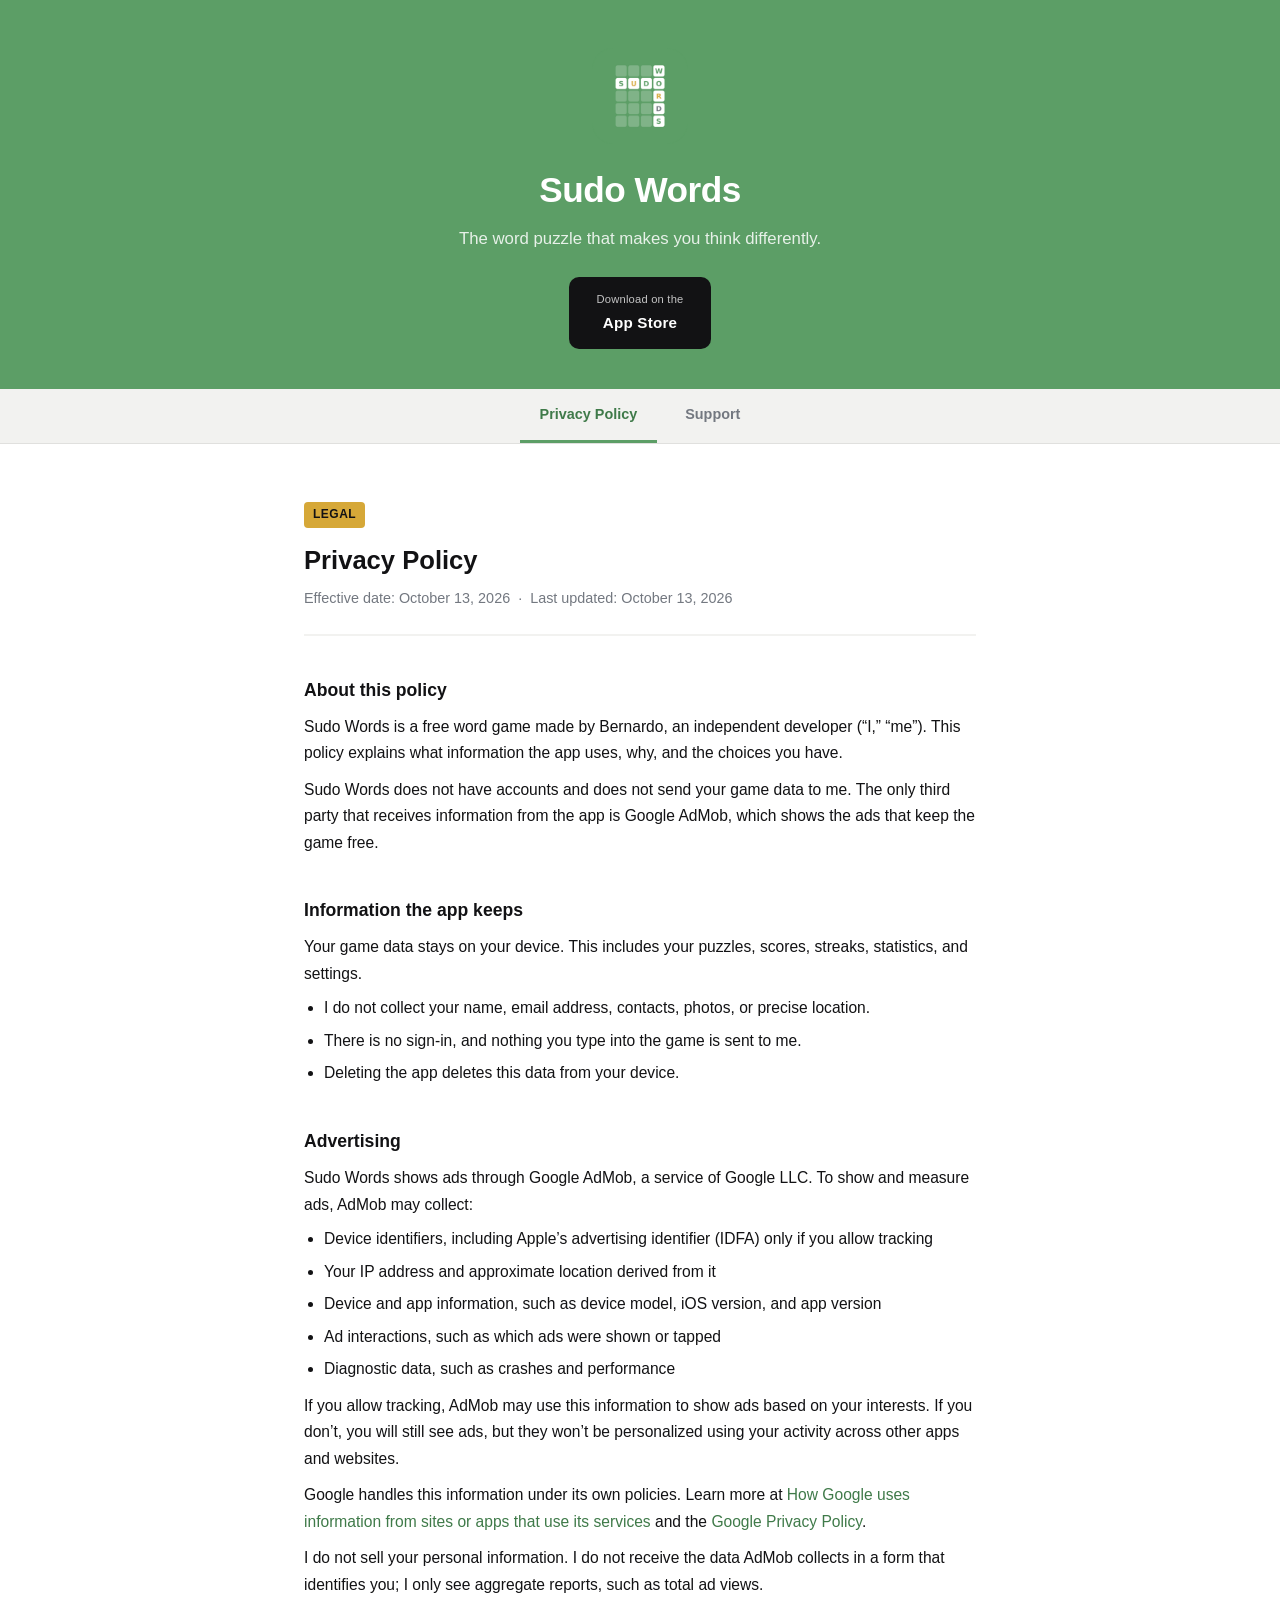
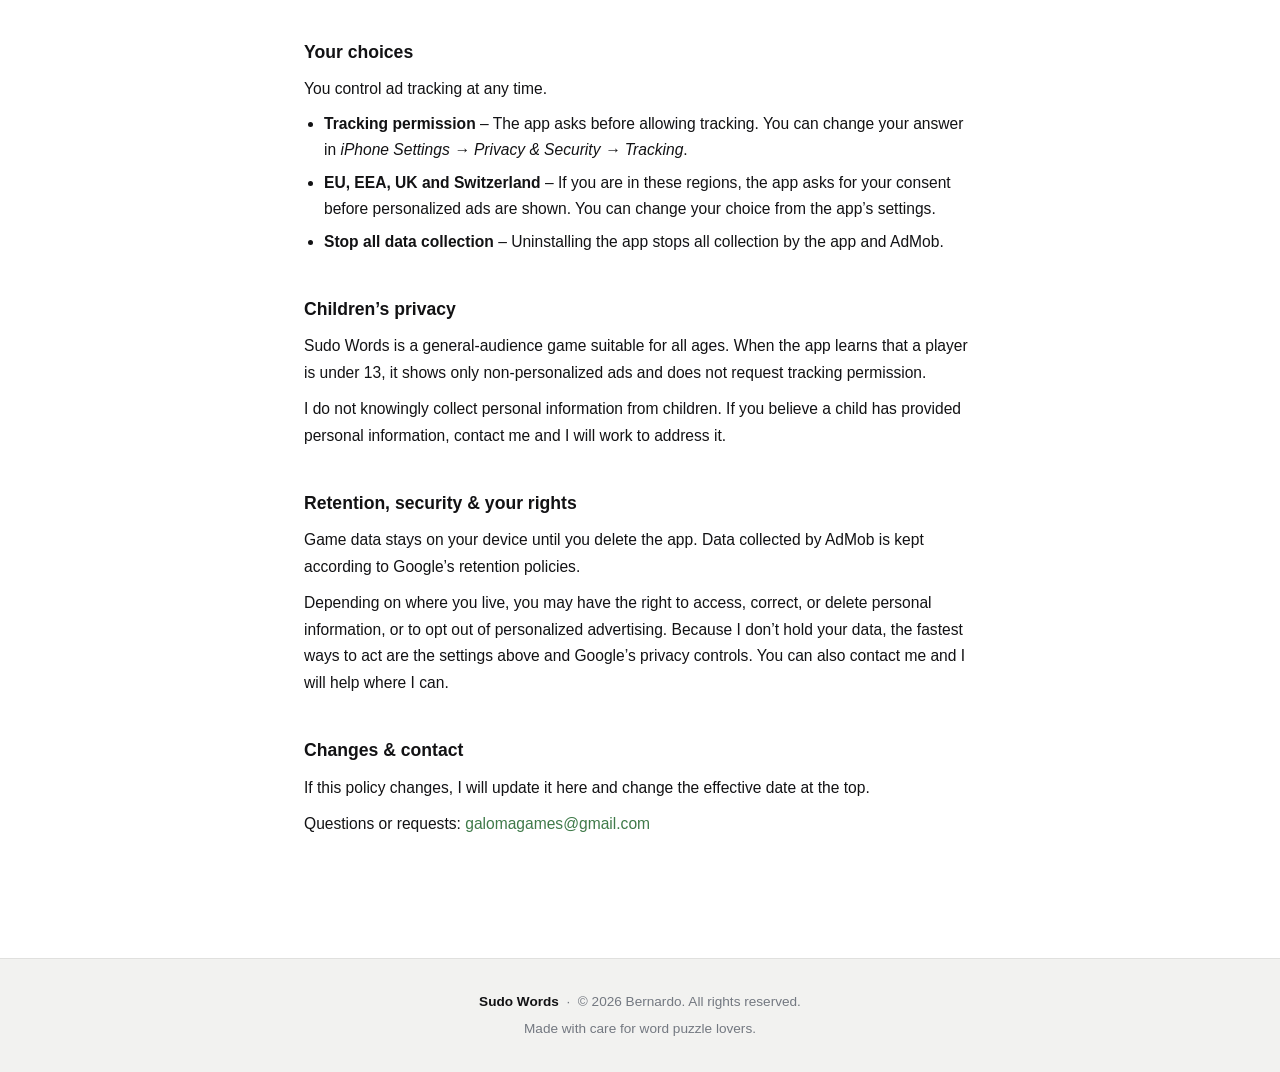
<file: index.html>
<!DOCTYPE html>
<html lang="en">
<head>
  <meta charset="UTF-8" />
  <meta name="viewport" content="width=device-width, initial-scale=1.0" />
  <title>Sudo Words – Privacy Policy</title>
  <style>
    *, *::before, *::after { box-sizing: border-box; margin: 0; padding: 0; }

    :root {
      --green: #5C9E66;
      --green-dark: #3F7A49;
      --gold: #D6A838;
      --slate: #737880;
      --white: #FFFFFF;
      --near-black: #121214;
      --off-white: #F2F2F0;
      --border: #E0E0DE;
    }

    body {
      font-family: -apple-system, BlinkMacSystemFont, 'Segoe UI', Roboto, Helvetica, Arial, sans-serif;
      background: var(--white);
      color: var(--near-black);
      font-size: 16px;
      line-height: 1.6;
    }

    /* ── Header ── */
    header {
      background: var(--green);
      padding: 48px 24px 40px;
      text-align: center;
    }

    .app-icon {
      width: 96px;
      height: 96px;
      border-radius: 20px;
      margin-bottom: 18px;
      display: block;
      margin-left: auto;
      margin-right: auto;
    }

    header h1 {
      font-size: 2.2rem;
      font-weight: 800;
      color: var(--white);
      letter-spacing: -0.5px;
    }

    header p.tagline {
      color: rgba(255,255,255,0.85);
      margin-top: 8px;
      font-size: 1.05rem;
    }

    .app-store-btn {
      display: inline-block;
      margin-top: 24px;
      background: var(--near-black);
      color: var(--white);
      text-decoration: none;
      padding: 14px 28px;
      border-radius: 10px;
      font-size: 0.95rem;
      font-weight: 600;
      letter-spacing: 0.2px;
      transition: opacity 0.15s;
    }

    .app-store-btn:hover { opacity: 0.85; }

    .app-store-btn .btn-small { display: block; font-size: 0.7rem; font-weight: 400; opacity: 0.75; margin-bottom: 2px; }

    /* ── Main content ── */
    main {
      max-width: 720px;
      margin: 0 auto;
      padding: 56px 24px 80px;
    }

    .policy-header {
      border-bottom: 2px solid var(--off-white);
      padding-bottom: 24px;
      margin-bottom: 40px;
    }

    .policy-header h2 {
      font-size: 1.6rem;
      font-weight: 700;
      color: var(--near-black);
    }

    .policy-header p {
      color: var(--slate);
      margin-top: 6px;
      font-size: 0.9rem;
    }

    .gold-accent {
      display: inline-block;
      background: var(--gold);
      color: var(--near-black);
      font-size: 0.75rem;
      font-weight: 700;
      letter-spacing: 0.5px;
      text-transform: uppercase;
      padding: 3px 9px;
      border-radius: 4px;
      margin-bottom: 12px;
    }

    section {
      margin-bottom: 40px;
    }

    section h3 {
      font-size: 1.1rem;
      font-weight: 700;
      color: var(--near-black);
      margin-bottom: 10px;
    }

    section p, section li {
      color: var(--near-black);
      font-size: 0.975rem;
      line-height: 1.7;
    }

    section ul {
      padding-left: 20px;
      margin-top: 8px;
    }

    section ul li {
      margin-bottom: 6px;
    }

    a { color: var(--green-dark); text-decoration: none; }
    a:hover { text-decoration: underline; }

    /* ── Footer ── */
    footer {
      background: var(--off-white);
      border-top: 1px solid var(--border);
      text-align: center;
      padding: 32px 24px;
      font-size: 0.85rem;
      color: var(--slate);
    }

    footer strong { color: var(--near-black); }

    /* ── Responsive ── */
    @media (max-width: 480px) {
      header h1 { font-size: 1.7rem; }
      main { padding: 40px 20px 60px; }
      .tile { width: 30px; height: 30px; font-size: 13px; }
    }
    nav {
      background: var(--off-white);
      border-bottom: 1px solid var(--border);
      display: flex;
      justify-content: center;
      gap: 8px;
      padding: 0 24px;
    }

    nav a {
      display: inline-block;
      padding: 14px 20px;
      font-size: 0.9rem;
      font-weight: 600;
      color: var(--slate);
      text-decoration: none;
      border-bottom: 3px solid transparent;
      transition: color 0.15s, border-color 0.15s;
    }

    nav a:hover { color: var(--near-black); }
    nav a.active { color: var(--green-dark); border-bottom-color: var(--green); }

      </style>
</head>
<body>

  <header>
    <img src="icon.png" alt="Sudo Words app icon" class="app-icon" />
    <h1>Sudo Words</h1>
    <p class="tagline">The word puzzle that makes you think differently.</p>
    <a href="https://apps.apple.com/app/id6823728124" class="app-store-btn" aria-label="Download on the App Store (coming soon)">
      <span class="btn-small">Download on the</span>
      App Store
    </a>
  </header>
  <nav>
    <a href="index.html" class="active">Privacy Policy</a>
    <a href="support.html">Support</a>
  </nav>


  <main>
    <div class="policy-header">
      <span class="gold-accent">Legal</span>
      <h2>Privacy Policy</h2>
      <p>Effective date: October 13, 2026 &nbsp;&middot;&nbsp; Last updated: October 13, 2026</p>
    </div>

    <section>
      <h3>About this policy</h3>
      <p>Sudo Words is a free word game made by Bernardo, an independent developer (&ldquo;I,&rdquo; &ldquo;me&rdquo;). This policy explains what information the app uses, why, and the choices you have.</p>
      <p style="margin-top:10px;">Sudo Words does not have accounts and does not send your game data to me. The only third party that receives information from the app is Google AdMob, which shows the ads that keep the game free.</p>
    </section>

    <section>
      <h3>Information the app keeps</h3>
      <p>Your game data stays on your device. This includes your puzzles, scores, streaks, statistics, and settings.</p>
      <ul>
        <li>I do not collect your name, email address, contacts, photos, or precise location.</li>
        <li>There is no sign-in, and nothing you type into the game is sent to me.</li>
        <li>Deleting the app deletes this data from your device.</li>
      </ul>
    </section>

    <section>
      <h3>Advertising</h3>
      <p>Sudo Words shows ads through Google AdMob, a service of Google LLC. To show and measure ads, AdMob may collect:</p>
      <ul>
        <li>Device identifiers, including Apple&rsquo;s advertising identifier (IDFA) only if you allow tracking</li>
        <li>Your IP address and approximate location derived from it</li>
        <li>Device and app information, such as device model, iOS version, and app version</li>
        <li>Ad interactions, such as which ads were shown or tapped</li>
        <li>Diagnostic data, such as crashes and performance</li>
      </ul>
      <p style="margin-top:10px;">If you allow tracking, AdMob may use this information to show ads based on your interests. If you don&rsquo;t, you will still see ads, but they won&rsquo;t be personalized using your activity across other apps and websites.</p>
      <p style="margin-top:10px;">Google handles this information under its own policies. Learn more at <a href="https://policies.google.com/technologies/partner-sites" target="_blank" rel="noopener">How Google uses information from sites or apps that use its services</a> and the <a href="https://policies.google.com/privacy" target="_blank" rel="noopener">Google Privacy Policy</a>.</p>
      <p style="margin-top:10px;">I do not sell your personal information. I do not receive the data AdMob collects in a form that identifies you; I only see aggregate reports, such as total ad views.</p>
    </section>

    <section>
      <h3>Your choices</h3>
      <p>You control ad tracking at any time.</p>
      <ul>
        <li><strong>Tracking permission</strong> &ndash; The app asks before allowing tracking. You can change your answer in <em>iPhone Settings &rarr; Privacy &amp; Security &rarr; Tracking</em>.</li>
        <li><strong>EU, EEA, UK and Switzerland</strong> &ndash; If you are in these regions, the app asks for your consent before personalized ads are shown. You can change your choice from the app&rsquo;s settings.</li>
        <li><strong>Stop all data collection</strong> &ndash; Uninstalling the app stops all collection by the app and AdMob.</li>
      </ul>
    </section>

    <section>
      <h3>Children&rsquo;s privacy</h3>
      <p>Sudo Words is a general-audience game suitable for all ages. When the app learns that a player is under 13, it shows only non-personalized ads and does not request tracking permission.</p>
      <p style="margin-top:10px;">I do not knowingly collect personal information from children. If you believe a child has provided personal information, contact me and I will work to address it.</p>
    </section>

    <section>
      <h3>Retention, security &amp; your rights</h3>
      <p>Game data stays on your device until you delete the app. Data collected by AdMob is kept according to Google&rsquo;s retention policies.</p>
      <p style="margin-top:10px;">Depending on where you live, you may have the right to access, correct, or delete personal information, or to opt out of personalized advertising. Because I don&rsquo;t hold your data, the fastest ways to act are the settings above and Google&rsquo;s privacy controls. You can also contact me and I will help where I can.</p>
    </section>

    <section>
      <h3>Changes &amp; contact</h3>
      <p>If this policy changes, I will update it here and change the effective date at the top.</p>
      <p style="margin-top:10px;">Questions or requests: <a href="mailto:galomagames@gmail.com">galomagames@gmail.com</a></p>
    </section>
  </main>

  <footer>
    <p><strong>Sudo Words</strong> &nbsp;·&nbsp; &copy; 2026 Bernardo. All rights reserved.</p>
    <p style="margin-top:6px;">Made with care for word puzzle lovers.</p>
  </footer>

</body>
</html>
</file>
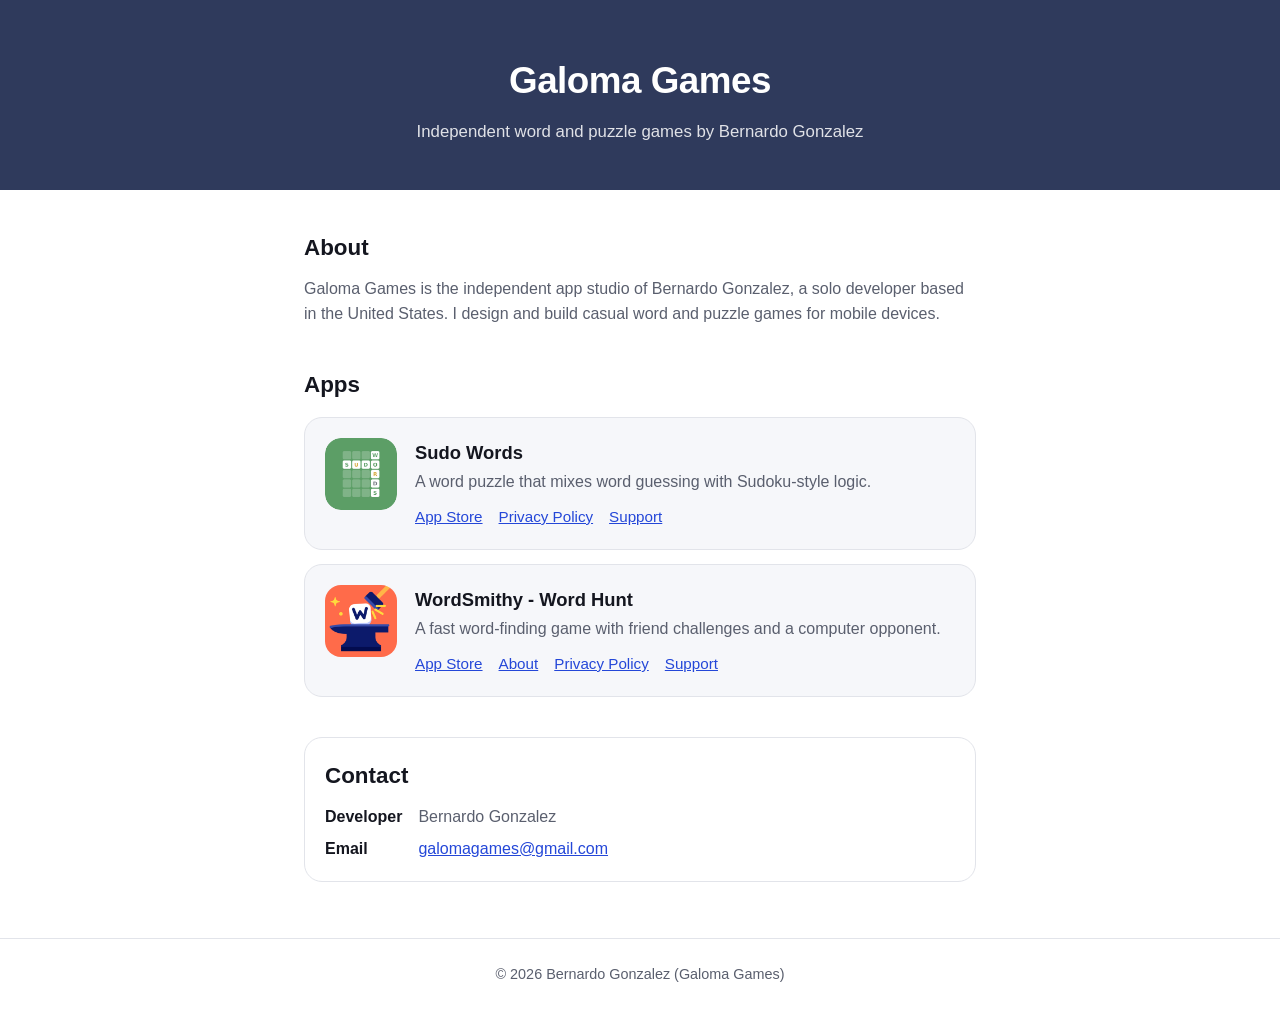
<file: developer/index.html>
<!DOCTYPE html>
<html lang="en">
<head>
  <meta charset="UTF-8" />
  <meta name="viewport" content="width=device-width, initial-scale=1.0" />
  <title>Galoma Games – Bernardo Gonzalez</title>
  <meta name="description" content="Galoma Games is the independent app studio of developer Bernardo Gonzalez, maker of Sudo Words and WordSmithy - Word Hunt." />
  <style>
    *, *::before, *::after { box-sizing: border-box; margin: 0; padding: 0; }

    :root {
      --ink: #14161F;
      --muted: #5A5F6E;
      --border: #E2E4EA;
      --panel: #F6F7FA;
      --accent: #2F3A5C;
      --white: #FFFFFF;
    }

    body {
      font-family: -apple-system, BlinkMacSystemFont, 'Segoe UI', Roboto, Helvetica, Arial, sans-serif;
      background: var(--white);
      color: var(--ink);
      font-size: 16px;
      line-height: 1.6;
    }

    header {
      background: var(--accent);
      color: var(--white);
      padding: 52px 24px 44px;
      text-align: center;
    }

    header h1 { font-size: 2.3rem; font-weight: 800; letter-spacing: -0.5px; }
    header p { margin-top: 8px; font-size: 1.05rem; color: rgba(255, 255, 255, 0.85); }

    main { max-width: 720px; margin: 0 auto; padding: 40px 24px 56px; }

    section + section { margin-top: 40px; }

    h2 { font-size: 1.4rem; margin-bottom: 10px; }

    p.lead { color: var(--muted); }

    .app {
      display: flex;
      gap: 18px;
      align-items: flex-start;
      border: 1px solid var(--border);
      background: var(--panel);
      border-radius: 18px;
      padding: 20px;
      margin-top: 14px;
    }

    .app img {
      width: 72px;
      height: 72px;
      border-radius: 16px;
      flex-shrink: 0;
    }

    .app h3 { font-size: 1.15rem; }
    .app p { color: var(--muted); margin-top: 2px; }

    .links { margin-top: 10px; display: flex; flex-wrap: wrap; gap: 6px 16px; font-size: 0.95rem; }

    a { color: #2447D8; }

    .contact {
      border: 1px solid var(--border);
      border-radius: 18px;
      padding: 20px;
    }

    .contact dl { display: grid; grid-template-columns: auto 1fr; gap: 6px 16px; margin-top: 6px; }
    .contact dt { font-weight: 600; }
    .contact dd { color: var(--muted); }

    footer {
      border-top: 1px solid var(--border);
      text-align: center;
      padding: 24px;
      color: var(--muted);
      font-size: 0.9rem;
    }

    @media (max-width: 480px) {
      header h1 { font-size: 1.9rem; }
      .app { flex-direction: column; }
    }
  </style>
</head>
<body>
  <header>
    <h1>Galoma Games</h1>
    <p>Independent word and puzzle games by Bernardo Gonzalez</p>
  </header>

  <main>
    <section>
      <h2>About</h2>
      <p class="lead">
        Galoma Games is the independent app studio of Bernardo Gonzalez, a solo developer
        based in the United States. I design and build casual word and puzzle games for
        mobile devices.
      </p>
    </section>

    <section>
      <h2>Apps</h2>

      <div class="app">
        <img src="../icon.png" alt="Sudo Words app icon" />
        <div>
          <h3>Sudo Words</h3>
          <p>A word puzzle that mixes word guessing with Sudoku-style logic.</p>
          <div class="links">
            <a href="https://apps.apple.com/app/id6823728124">App Store</a>
            <a href="../">Privacy Policy</a>
            <a href="../support.html">Support</a>
          </div>
        </div>
      </div>

      <div class="app">
        <img src="../wordsmithy/icon.png" alt="WordSmithy - Word Hunt app icon" />
        <div>
          <h3>WordSmithy - Word Hunt</h3>
          <p>A fast word-finding game with friend challenges and a computer opponent.</p>
          <div class="links">
            <a href="https://apps.apple.com/app/id6825629179">App Store</a>
            <a href="../wordsmithy/">About</a>
            <a href="../wordsmithy/privacy.html">Privacy Policy</a>
            <a href="../wordsmithy/support.html">Support</a>
          </div>
        </div>
      </div>
    </section>

    <section>
      <div class="contact">
        <h2>Contact</h2>
        <dl>
          <dt>Developer</dt>
          <dd>Bernardo Gonzalez</dd>
          <dt>Email</dt>
          <dd><a href="mailto:galomagames@gmail.com">galomagames@gmail.com</a></dd>
        </dl>
      </div>
    </section>
  </main>

  <footer>
    &copy; 2026 Bernardo Gonzalez (Galoma Games)
  </footer>
</body>
</html>
</file>
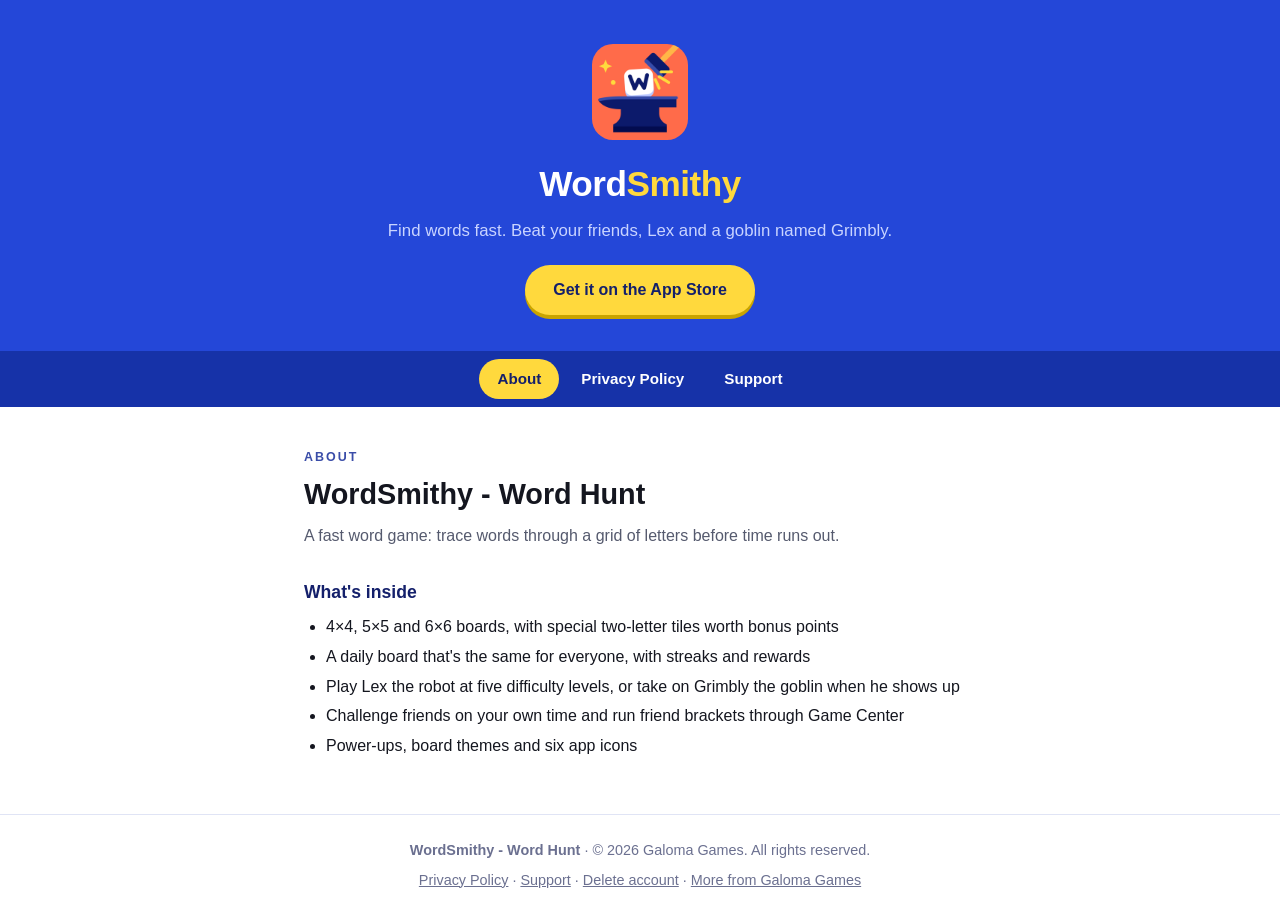
<file: wordsmithy/index.html>
<!DOCTYPE html>
<html lang="en">
<head>
<meta charset="UTF-8">
<meta name="viewport" content="width=device-width, initial-scale=1.0">
<title>WordSmithy - Word Hunt</title>
<link rel="stylesheet" href="style.css">
</head>
<body>
<header>
<img src="icon.png" alt="WordSmithy - Word Hunt app icon" class="app-icon">
<h1>Word<span>Smithy</span></h1>
<p class="tagline">Find words fast. Beat your friends, Lex and a goblin named Grimbly.</p>
<a href="https://apps.apple.com/app/id6825629179" class="btn">Get it on the App Store</a>
</header>
<nav><a href="./" class="active">About</a><a href="privacy.html">Privacy Policy</a><a href="support.html">Support</a></nav>
<main>
<div><span class="eyebrow">About</span><h2>WordSmithy - Word Hunt</h2>
<p class="lead">A fast word game: trace words through a grid of letters before time runs out.</p></div>
<section><h3>What's inside</h3><ul>
<li>4&times;4, 5&times;5 and 6&times;6 boards, with special two-letter tiles worth bonus points</li>
<li>A daily board that's the same for everyone, with streaks and rewards</li>
<li>Play Lex the robot at five difficulty levels, or take on Grimbly the goblin when he shows up</li>
<li>Challenge friends on your own time and run friend brackets through Game Center</li>
<li>Power-ups, board themes and six app icons</li>
</ul></section>
</main>
<footer>
<p><strong>WordSmithy - Word Hunt</strong> &middot; &copy; 2026 Galoma Games. All rights reserved.</p>
<p style="margin-top:6px"><a href="privacy.html">Privacy Policy</a> &middot; <a href="support.html">Support</a> &middot; <a href="delete-account.html">Delete account</a> &middot; <a href="https://galomagames-ux.github.io/">More from Galoma Games</a></p>
</footer>
</body>
</html>
</file>
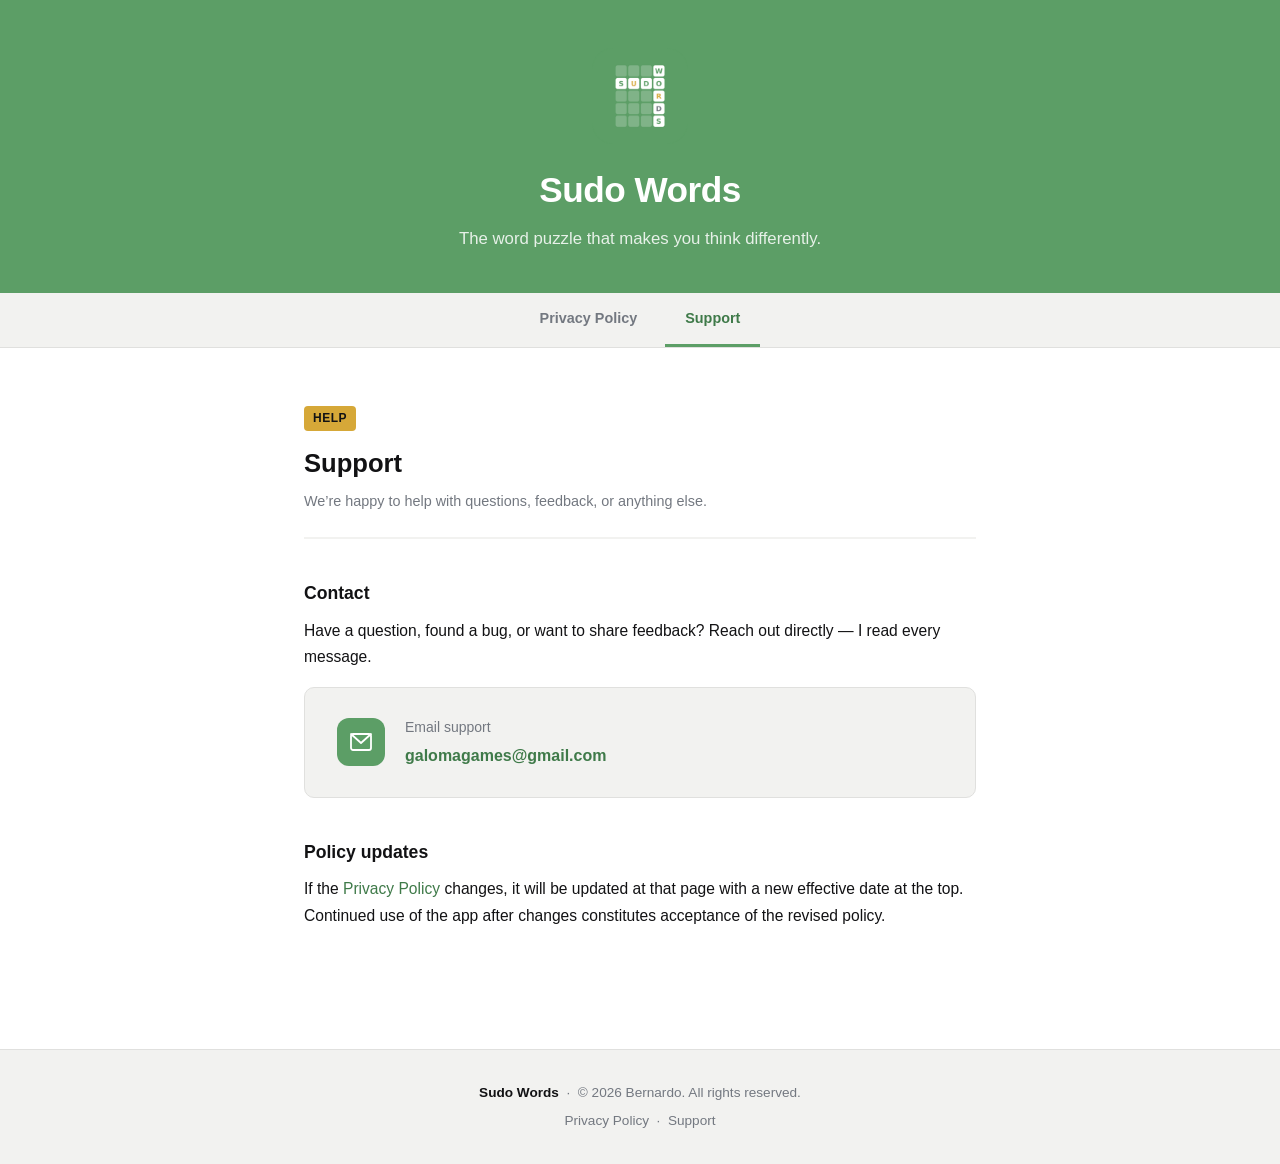
<file: support.html>
<!DOCTYPE html>
<html lang="en">
<head>
  <meta charset="UTF-8" />
  <meta name="viewport" content="width=device-width, initial-scale=1.0" />
  <title>Sudo Words &ndash; Support</title>
  <style>
    *, *::before, *::after { box-sizing: border-box; margin: 0; padding: 0; }

    :root {
      --green: #5C9E66;
      --green-dark: #3F7A49;
      --gold: #D6A838;
      --slate: #737880;
      --white: #FFFFFF;
      --near-black: #121214;
      --off-white: #F2F2F0;
      --border: #E0E0DE;
    }

    body {
      font-family: -apple-system, BlinkMacSystemFont, 'Segoe UI', Roboto, Helvetica, Arial, sans-serif;
      background: var(--white);
      color: var(--near-black);
      font-size: 16px;
      line-height: 1.6;
    }

    header {
      background: var(--green);
      padding: 48px 24px 40px;
      text-align: center;
    }

    .app-icon {
      width: 96px;
      height: 96px;
      border-radius: 20px;
      margin-bottom: 18px;
      display: block;
      margin-left: auto;
      margin-right: auto;
    }

    header h1 {
      font-size: 2.2rem;
      font-weight: 800;
      color: var(--white);
      letter-spacing: -0.5px;
    }

    header p.tagline {
      color: rgba(255,255,255,0.85);
      margin-top: 8px;
      font-size: 1.05rem;
    }

    nav {
      background: var(--off-white);
      border-bottom: 1px solid var(--border);
      display: flex;
      justify-content: center;
      gap: 8px;
      padding: 0 24px;
    }

    nav a {
      display: inline-block;
      padding: 14px 20px;
      font-size: 0.9rem;
      font-weight: 600;
      color: var(--slate);
      text-decoration: none;
      border-bottom: 3px solid transparent;
      transition: color 0.15s, border-color 0.15s;
    }

    nav a:hover { color: var(--near-black); }
    nav a.active { color: var(--green-dark); border-bottom-color: var(--green); }

    main {
      max-width: 720px;
      margin: 0 auto;
      padding: 56px 24px 80px;
    }

    .page-header {
      border-bottom: 2px solid var(--off-white);
      padding-bottom: 24px;
      margin-bottom: 40px;
    }

    .gold-accent {
      display: inline-block;
      background: var(--gold);
      color: var(--near-black);
      font-size: 0.75rem;
      font-weight: 700;
      letter-spacing: 0.5px;
      text-transform: uppercase;
      padding: 3px 9px;
      border-radius: 4px;
      margin-bottom: 12px;
    }

    .page-header h2 {
      font-size: 1.6rem;
      font-weight: 700;
      color: var(--near-black);
    }

    .page-header p {
      color: var(--slate);
      margin-top: 6px;
      font-size: 0.9rem;
    }

    section {
      margin-bottom: 40px;
    }

    section h3 {
      font-size: 1.1rem;
      font-weight: 700;
      color: var(--near-black);
      margin-bottom: 10px;
    }

    section p {
      color: var(--near-black);
      font-size: 0.975rem;
      line-height: 1.7;
    }

    section p + p { margin-top: 10px; }

    .contact-card {
      background: var(--off-white);
      border: 1px solid var(--border);
      border-radius: 10px;
      padding: 28px 32px;
      margin-top: 16px;
      display: flex;
      align-items: center;
      gap: 20px;
    }

    .contact-icon {
      width: 48px;
      height: 48px;
      background: var(--green);
      border-radius: 12px;
      display: flex;
      align-items: center;
      justify-content: center;
      flex-shrink: 0;
    }

    .contact-icon svg {
      width: 24px;
      height: 24px;
      fill: none;
      stroke: white;
      stroke-width: 1.8;
      stroke-linecap: round;
      stroke-linejoin: round;
    }

    .contact-text p {
      font-size: 0.875rem;
      color: var(--slate);
      margin-bottom: 4px;
    }

    .contact-text a {
      font-size: 1rem;
      font-weight: 600;
      color: var(--green-dark);
      text-decoration: none;
    }

    .contact-text a:hover { text-decoration: underline; }

    a { color: var(--green-dark); text-decoration: none; }
    a:hover { text-decoration: underline; }

    footer {
      background: var(--off-white);
      border-top: 1px solid var(--border);
      text-align: center;
      padding: 32px 24px;
      font-size: 0.85rem;
      color: var(--slate);
    }

    footer strong { color: var(--near-black); }
    footer a { color: var(--slate); }
    footer a:hover { color: var(--green-dark); }

    @media (max-width: 480px) {
      header h1 { font-size: 1.7rem; }
      main { padding: 40px 20px 60px; }
      .contact-card { flex-direction: column; align-items: flex-start; gap: 14px; }
      nav a { padding: 12px 14px; font-size: 0.85rem; }
    }
  </style>
</head>
<body>

  <header>
    <img src="icon.png" alt="Sudo Words app icon" class="app-icon" />
    <h1>Sudo Words</h1>
    <p class="tagline">The word puzzle that makes you think differently.</p>
  </header>

  <nav>
    <a href="index.html">Privacy Policy</a>
    <a href="support.html" class="active">Support</a>
  </nav>

  <main>
    <div class="page-header">
      <span class="gold-accent">Help</span>
      <h2>Support</h2>
      <p>We&rsquo;re happy to help with questions, feedback, or anything else.</p>
    </div>

    <section>
      <h3>Contact</h3>
      <p>Have a question, found a bug, or want to share feedback? Reach out directly &mdash; I read every message.</p>
      <div class="contact-card">
        <div class="contact-icon">
          <svg viewBox="0 0 24 24" xmlns="http://www.w3.org/2000/svg">
            <rect x="2" y="4" width="20" height="16" rx="2"/>
            <polyline points="2,4 12,13 22,4"/>
          </svg>
        </div>
        <div class="contact-text">
          <p>Email support</p>
          <a href="mailto:galomagames@gmail.com">galomagames@gmail.com</a>
        </div>
      </div>
    </section>

    <section>
      <h3>Policy updates</h3>
      <p>If the <a href="index.html">Privacy Policy</a> changes, it will be updated at that page with a new effective date at the top. Continued use of the app after changes constitutes acceptance of the revised policy.</p>
    </section>

  </main>

  <footer>
    <p><strong>Sudo Words</strong> &nbsp;&middot;&nbsp; &copy; 2026 Bernardo. All rights reserved.</p>
    <p style="margin-top:6px;">
      <a href="index.html">Privacy Policy</a> &nbsp;&middot;&nbsp;
      <a href="support.html">Support</a>
    </p>
  </footer>

</body>
</html>
</file>
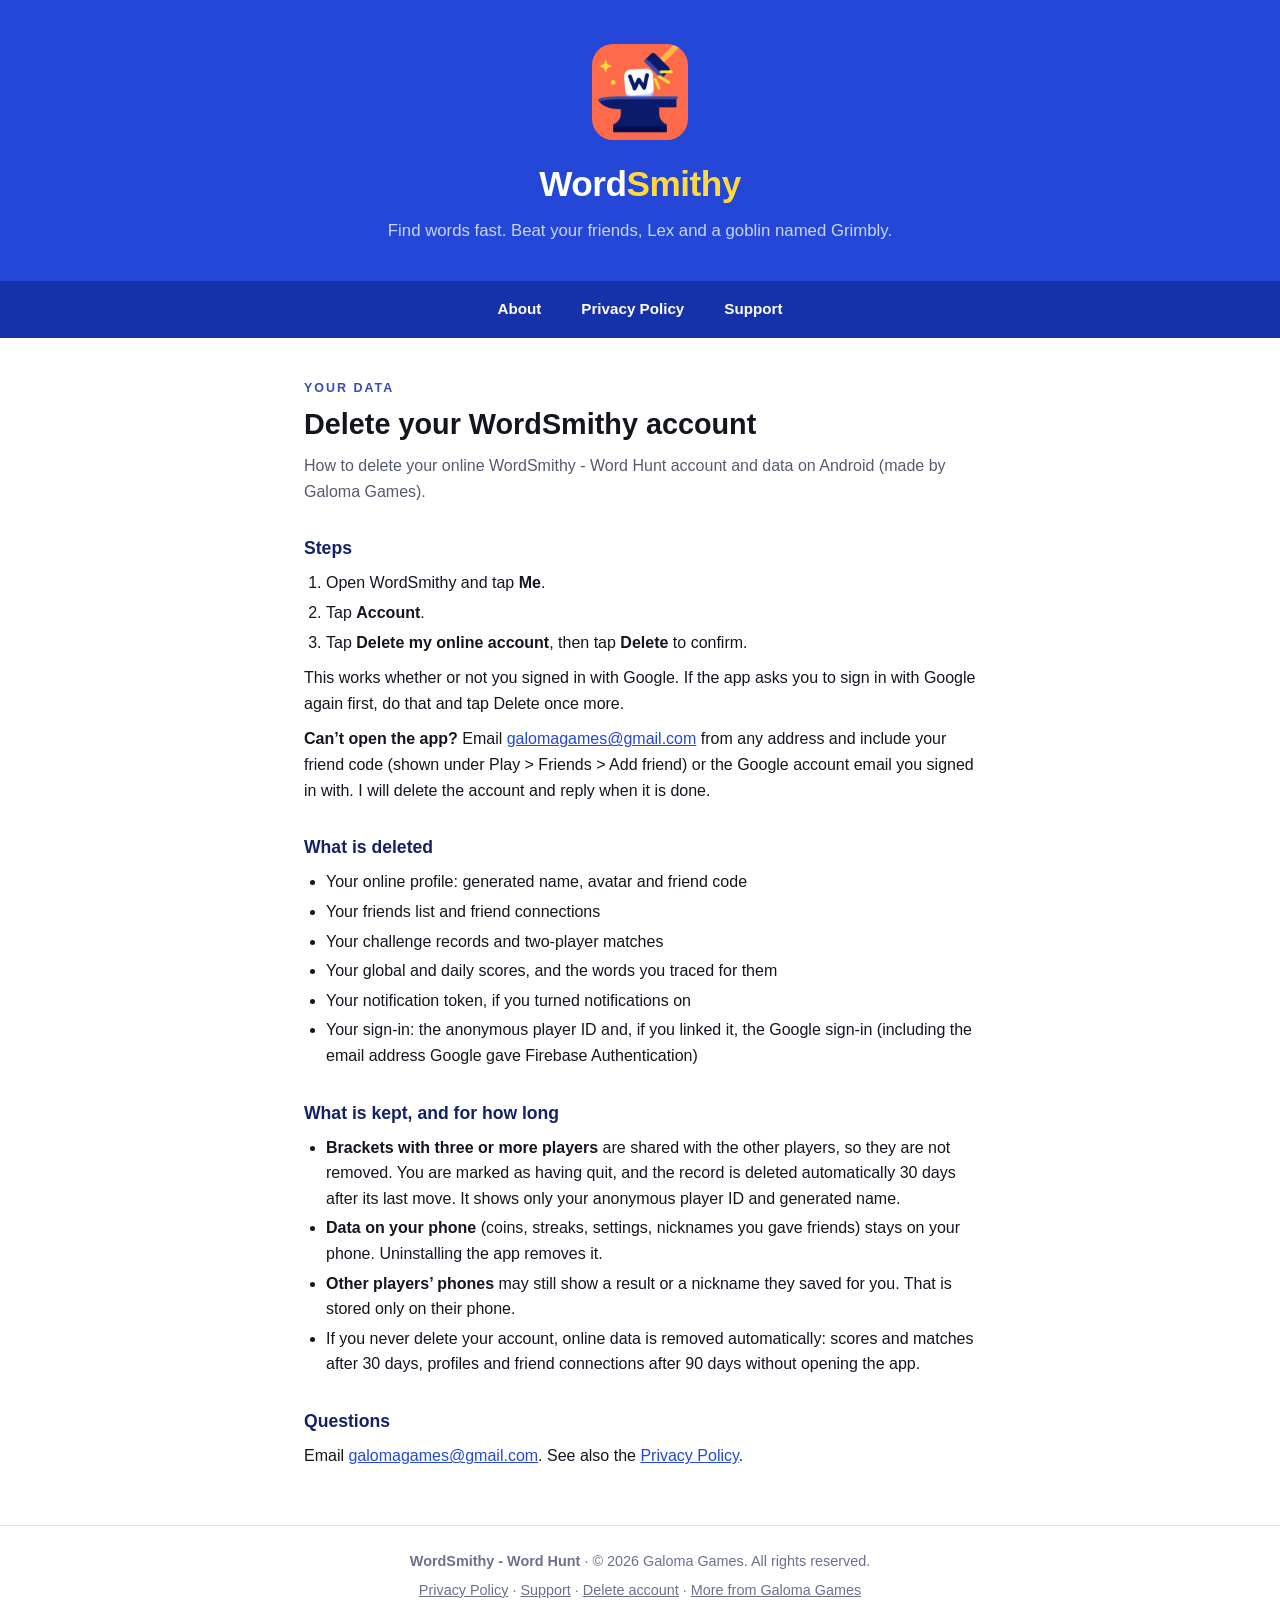
<file: wordsmithy/delete-account.html>
<!DOCTYPE html>
<html lang="en">
<head>
<meta charset="UTF-8">
<meta name="viewport" content="width=device-width, initial-scale=1.0">
<title>Delete your account | WordSmithy - Word Hunt</title>
<link rel="stylesheet" href="style.css">
</head>
<body>
<header>
<img src="icon.png" alt="WordSmithy - Word Hunt app icon" class="app-icon">
<h1>Word<span>Smithy</span></h1>
<p class="tagline">Find words fast. Beat your friends, Lex and a goblin named Grimbly.</p>
</header>
<nav><a href="./">About</a><a href="privacy.html">Privacy Policy</a><a href="support.html">Support</a></nav>
<main>
<div><span class="eyebrow">Your data</span><h2>Delete your WordSmithy account</h2>
<p class="lead">How to delete your online WordSmithy - Word Hunt account and data on Android (made by Galoma Games).</p></div>
<section><h3>Steps</h3>
<ol>
<li>Open WordSmithy and tap <strong>Me</strong>.</li>
<li>Tap <strong>Account</strong>.</li>
<li>Tap <strong>Delete my online account</strong>, then tap <strong>Delete</strong> to confirm.</li>
</ol>
<p style="margin-top:10px">This works whether or not you signed in with Google. If the app asks you to sign in with Google again first, do that and tap Delete once more.</p>
<p style="margin-top:10px"><strong>Can&rsquo;t open the app?</strong> Email <a href="mailto:galomagames@gmail.com">galomagames@gmail.com</a> from any address and include your friend code (shown under Play &gt; Friends &gt; Add friend) or the Google account email you signed in with. I will delete the account and reply when it is done.</p></section>
<section><h3>What is deleted</h3>
<ul>
<li>Your online profile: generated name, avatar and friend code</li>
<li>Your friends list and friend connections</li>
<li>Your challenge records and two-player matches</li>
<li>Your global and daily scores, and the words you traced for them</li>
<li>Your notification token, if you turned notifications on</li>
<li>Your sign-in: the anonymous player ID and, if you linked it, the Google sign-in (including the email address Google gave Firebase Authentication)</li>
</ul></section>
<section><h3>What is kept, and for how long</h3>
<ul>
<li><strong>Brackets with three or more players</strong> are shared with the other players, so they are not removed. You are marked as having quit, and the record is deleted automatically 30 days after its last move. It shows only your anonymous player ID and generated name.</li>
<li><strong>Data on your phone</strong> (coins, streaks, settings, nicknames you gave friends) stays on your phone. Uninstalling the app removes it.</li>
<li><strong>Other players&rsquo; phones</strong> may still show a result or a nickname they saved for you. That is stored only on their phone.</li>
<li>If you never delete your account, online data is removed automatically: scores and matches after 30 days, profiles and friend connections after 90 days without opening the app.</li>
</ul></section>
<section><h3>Questions</h3>
<p>Email <a href="mailto:galomagames@gmail.com">galomagames@gmail.com</a>. See also the <a href="privacy.html">Privacy Policy</a>.</p></section>
</main>
<footer>
<p><strong>WordSmithy - Word Hunt</strong> &middot; &copy; 2026 Galoma Games. All rights reserved.</p>
<p style="margin-top:6px"><a href="privacy.html">Privacy Policy</a> &middot; <a href="support.html">Support</a> &middot; <a href="delete-account.html">Delete account</a> &middot; <a href="https://galomagames-ux.github.io/">More from Galoma Games</a></p>
</footer>
</body>
</html>
</file>
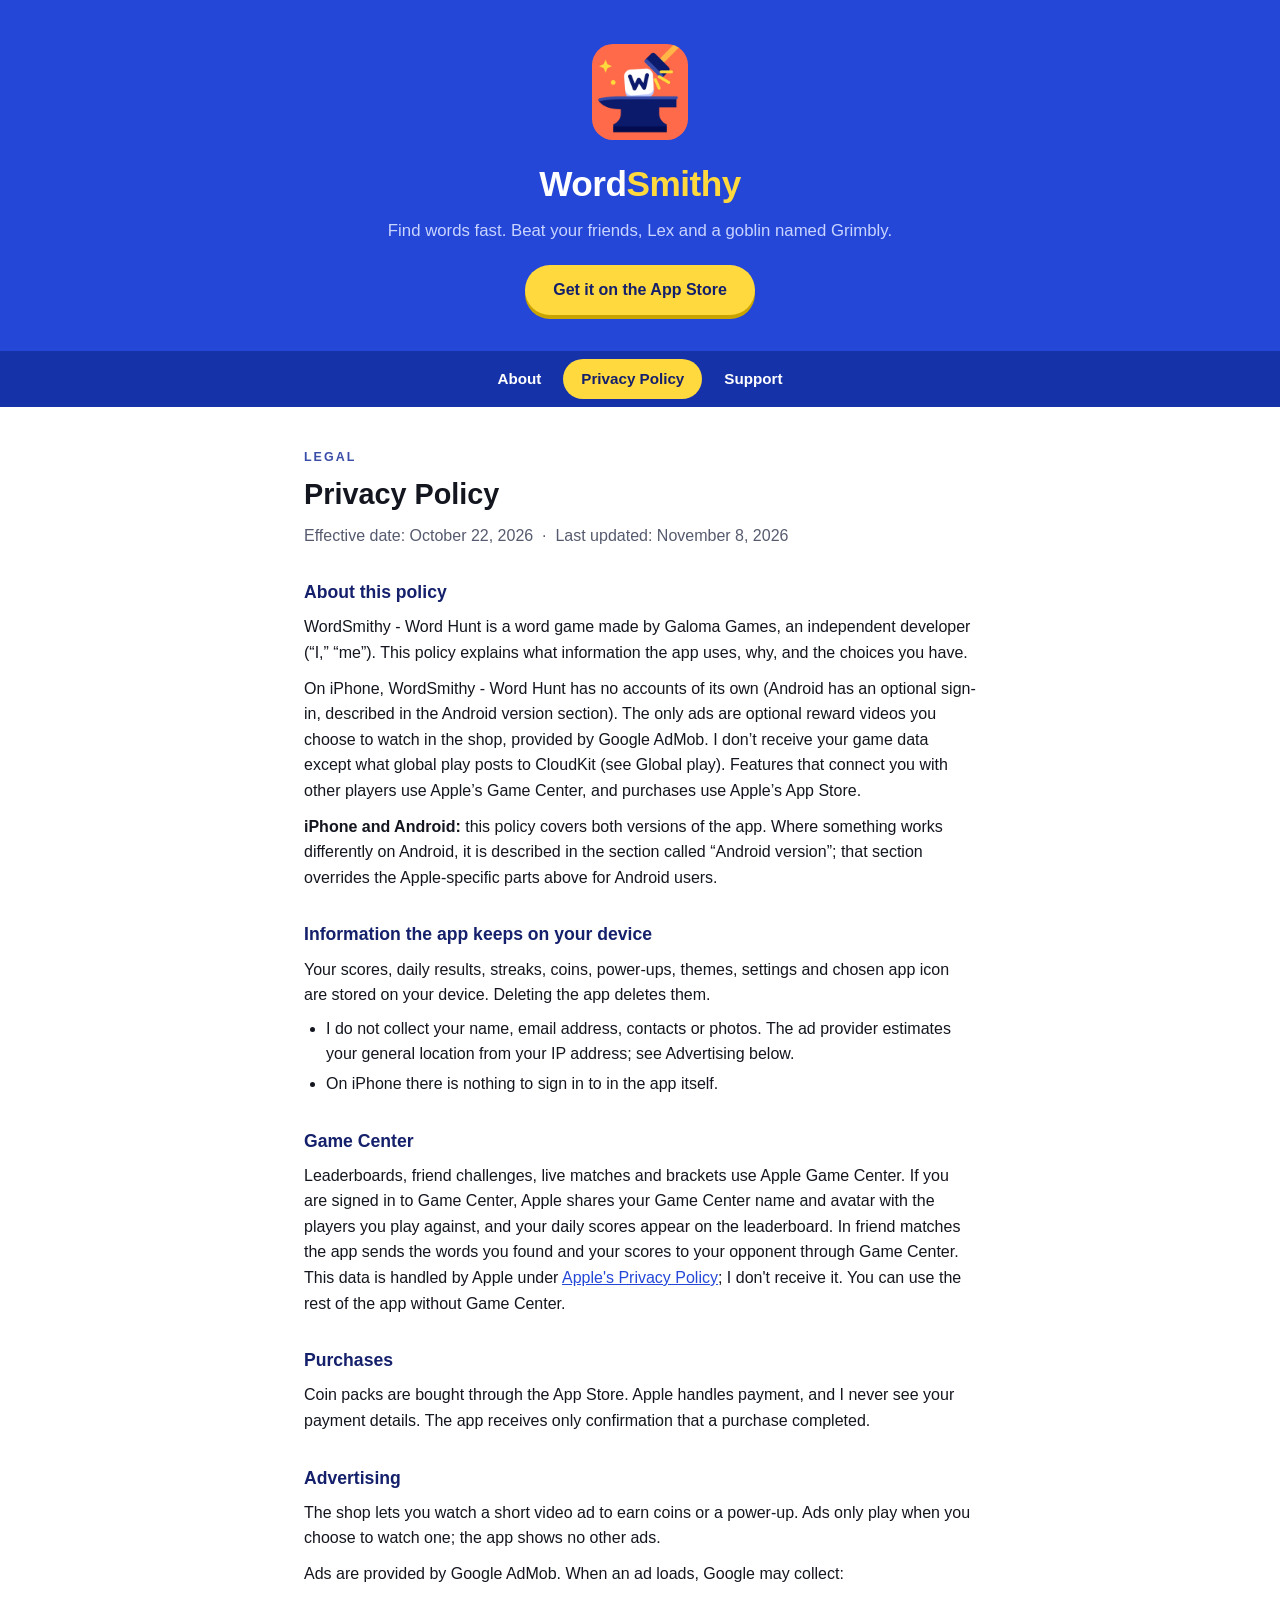
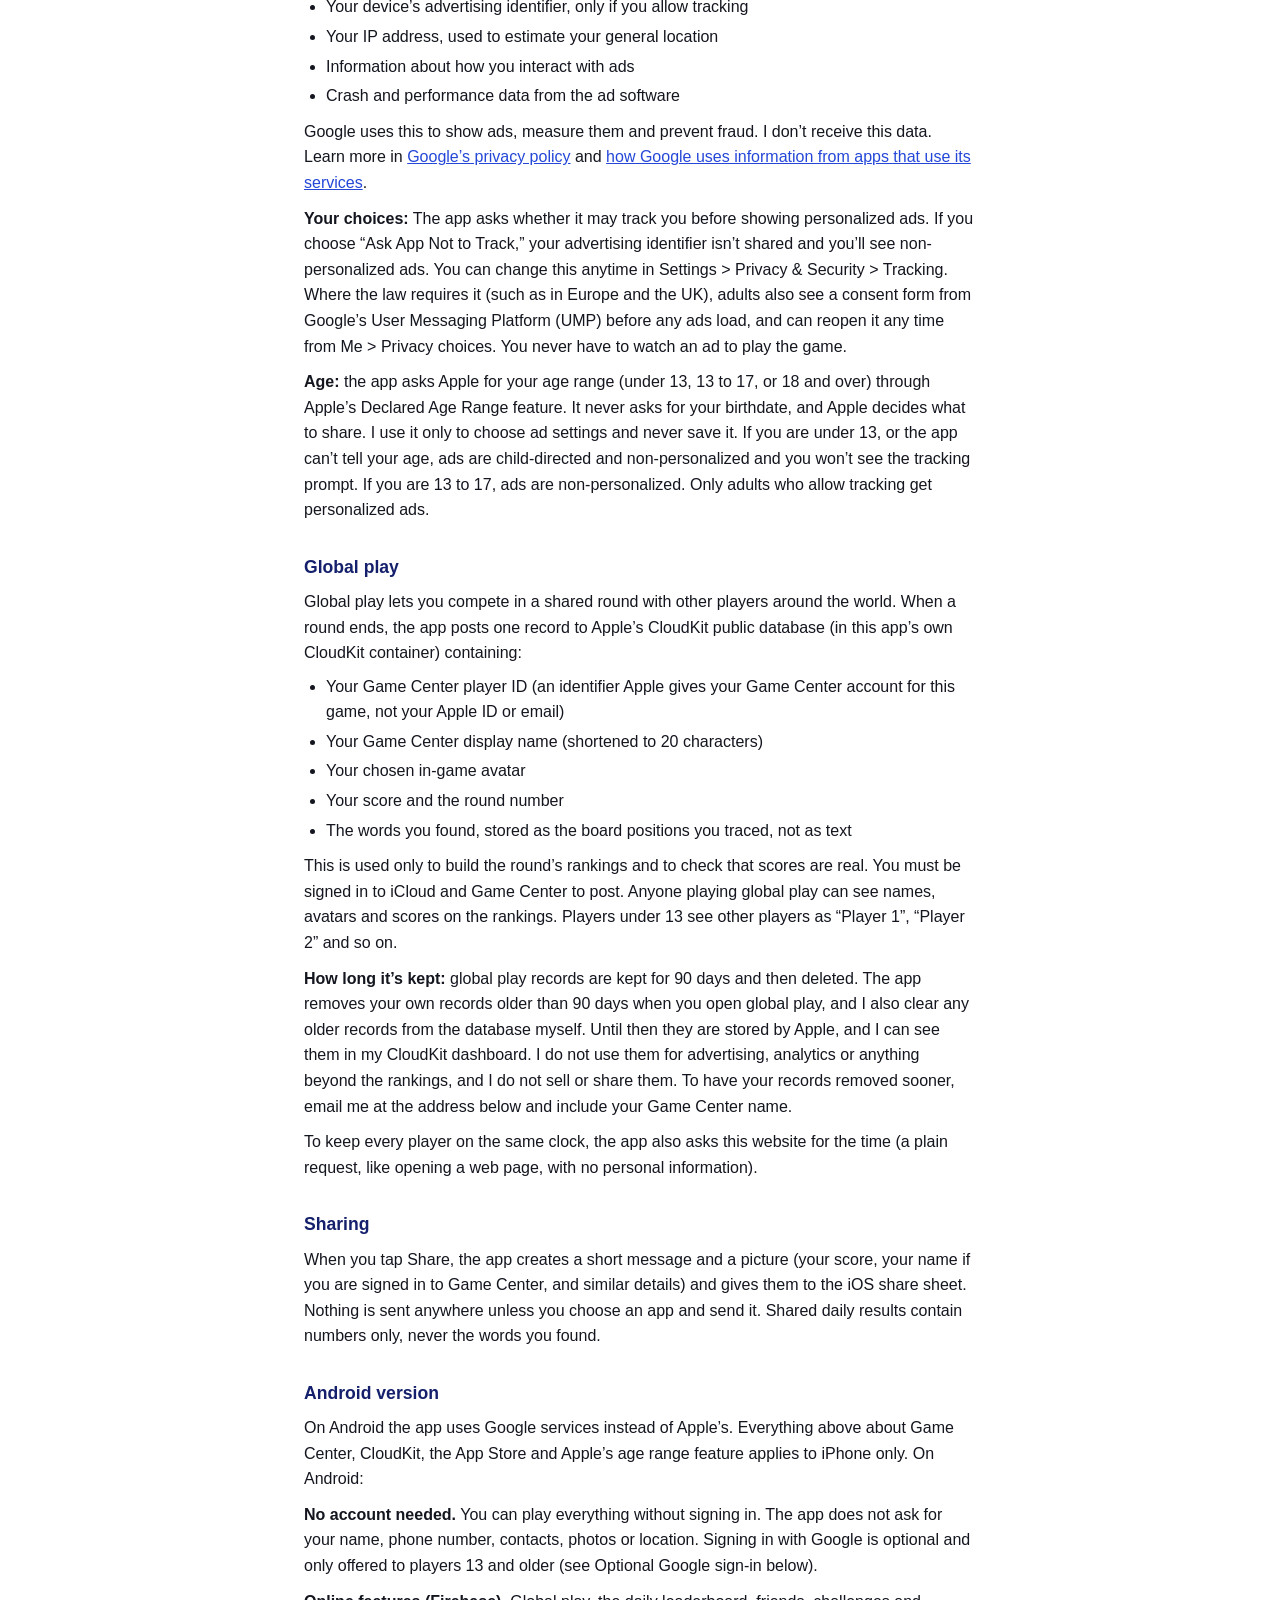
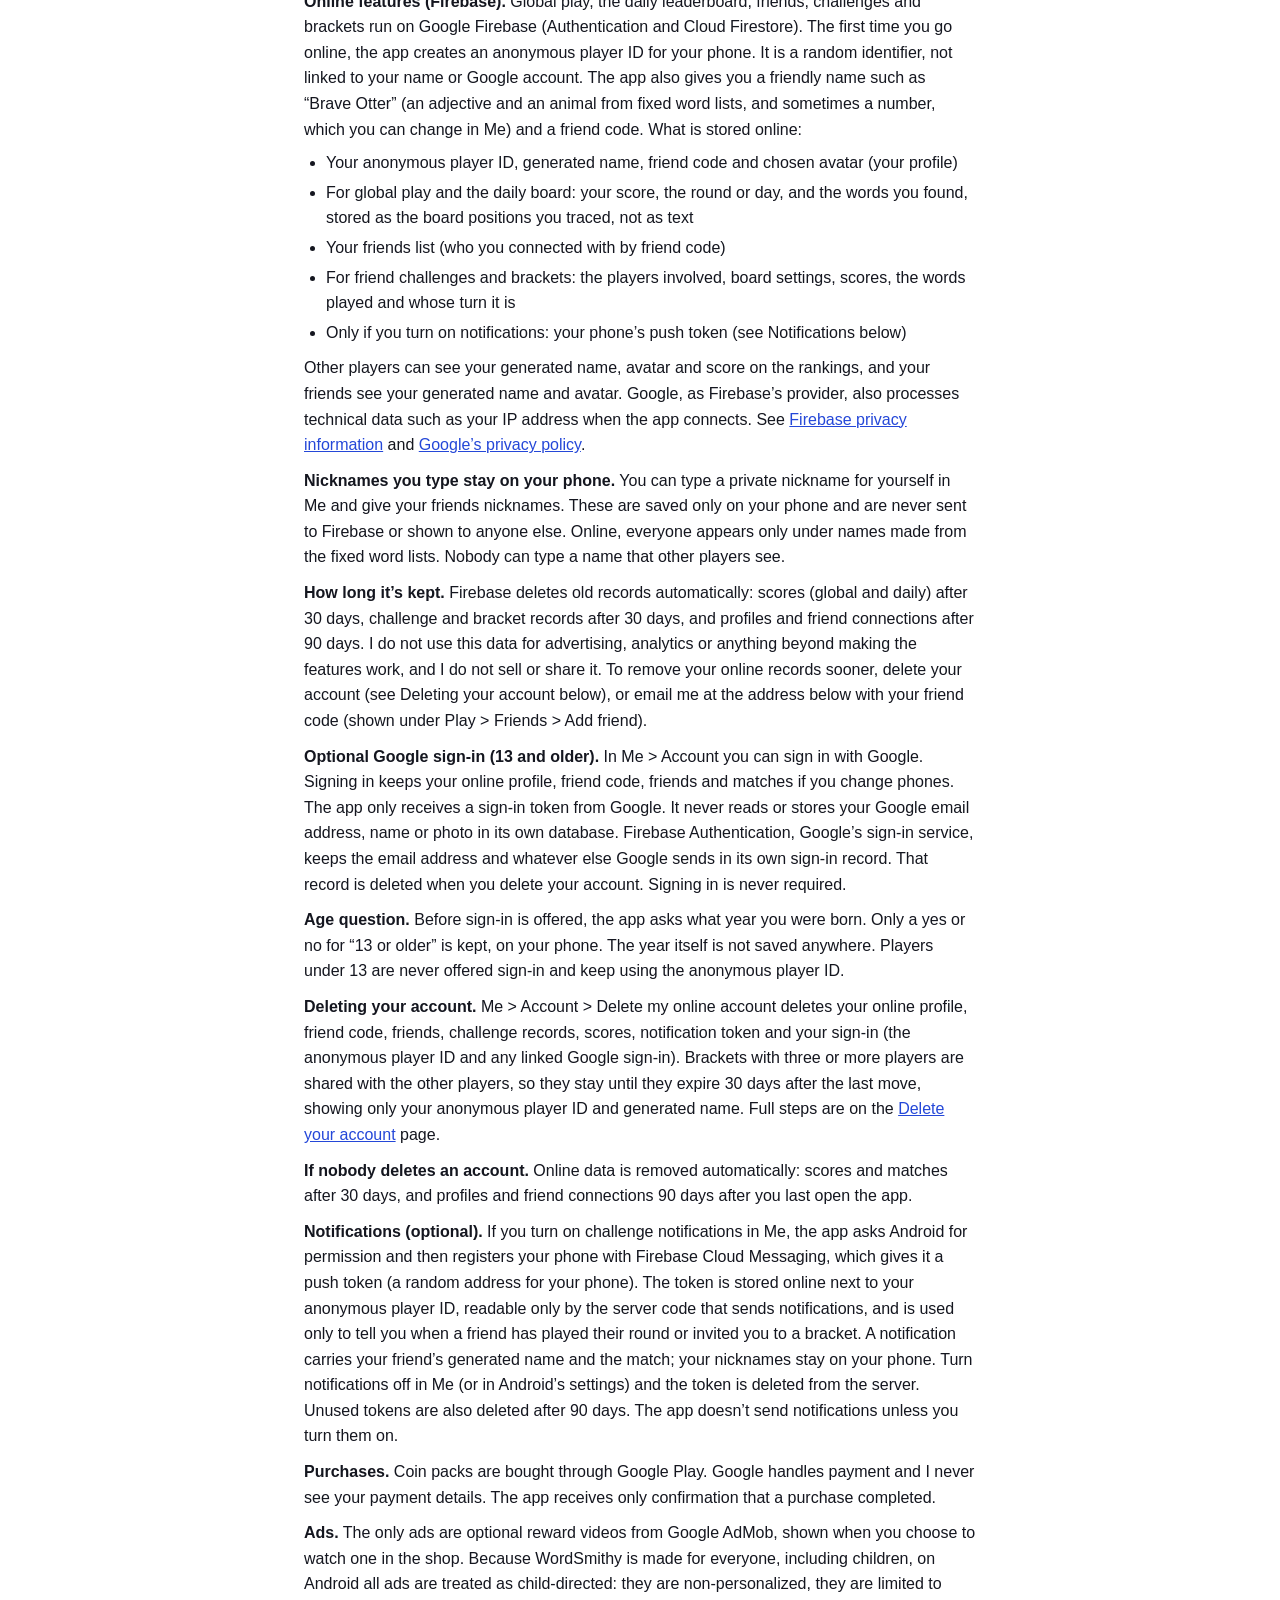
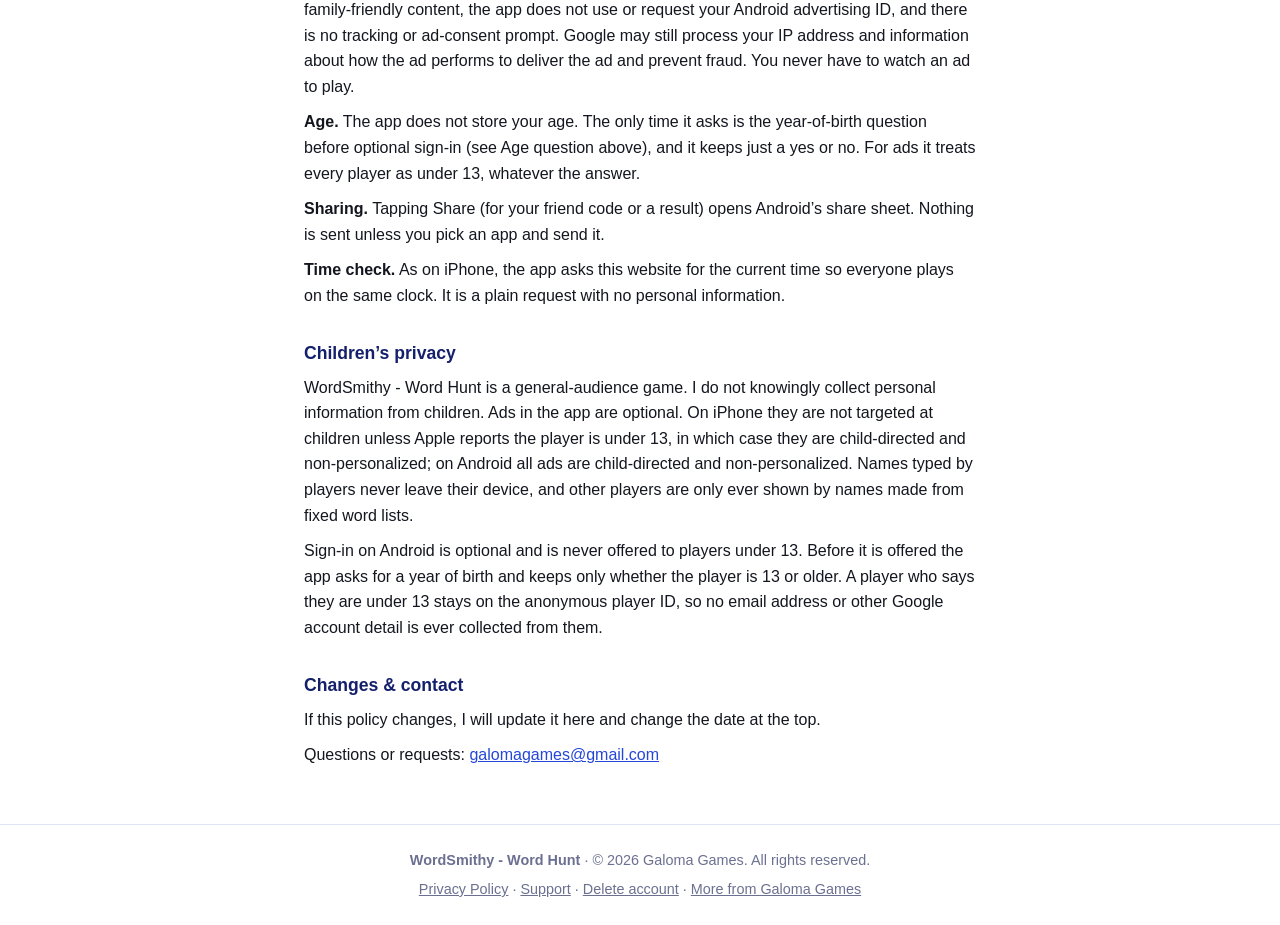
<file: wordsmithy/privacy.html>
<!DOCTYPE html>
<html lang="en">
<head>
<meta charset="UTF-8">
<meta name="viewport" content="width=device-width, initial-scale=1.0">
<title>Privacy Policy | WordSmithy - Word Hunt</title>
<link rel="stylesheet" href="style.css">
</head>
<body>
<header>
<img src="icon.png" alt="WordSmithy - Word Hunt app icon" class="app-icon">
<h1>Word<span>Smithy</span></h1>
<p class="tagline">Find words fast. Beat your friends, Lex and a goblin named Grimbly.</p>
<a href="https://apps.apple.com/app/id6825629179" class="btn">Get it on the App Store</a>
</header>
<nav><a href="./">About</a><a href="privacy.html" class="active">Privacy Policy</a><a href="support.html">Support</a></nav>
<main>
<div><span class="eyebrow">Legal</span><h2>Privacy Policy</h2>
<p class="lead">Effective date: October 22, 2026 &nbsp;&middot;&nbsp; Last updated: November 8, 2026</p></div>
<section><h3>About this policy</h3>
<p>WordSmithy - Word Hunt is a word game made by Galoma Games, an independent developer (&ldquo;I,&rdquo; &ldquo;me&rdquo;). This policy explains what information the app uses, why, and the choices you have.</p>
<p style="margin-top:10px">On iPhone, WordSmithy - Word Hunt has no accounts of its own (Android has an optional sign-in, described in the Android version section). The only ads are optional reward videos you choose to watch in the shop, provided by Google AdMob. I don&rsquo;t receive your game data except what global play posts to CloudKit (see Global play). Features that connect you with other players use Apple&rsquo;s Game Center, and purchases use Apple&rsquo;s App Store.</p>
<p style="margin-top:10px"><strong>iPhone and Android:</strong> this policy covers both versions of the app. Where something works differently on Android, it is described in the section called &ldquo;Android version&rdquo;; that section overrides the Apple-specific parts above for Android users.</p></section>
<section><h3>Information the app keeps on your device</h3>
<p>Your scores, daily results, streaks, coins, power-ups, themes, settings and chosen app icon are stored on your device. Deleting the app deletes them.</p>
<ul><li>I do not collect your name, email address, contacts or photos. The ad provider estimates your general location from your IP address; see Advertising below.</li><li>On iPhone there is nothing to sign in to in the app itself.</li></ul></section>
<section><h3>Game Center</h3>
<p>Leaderboards, friend challenges, live matches and brackets use Apple Game Center. If you are signed in to Game Center, Apple shares your Game Center name and avatar with the players you play against, and your daily scores appear on the leaderboard. In friend matches the app sends the words you found and your scores to your opponent through Game Center. This data is handled by Apple under <a href="https://www.apple.com/legal/privacy/" target="_blank" rel="noopener">Apple's Privacy Policy</a>; I don't receive it. You can use the rest of the app without Game Center.</p></section>
<section><h3>Purchases</h3>
<p>Coin packs are bought through the App Store. Apple handles payment, and I never see your payment details. The app receives only confirmation that a purchase completed.</p></section>
<section><h3>Advertising</h3>
<p>The shop lets you watch a short video ad to earn coins or a power-up. Ads only play when you choose to watch one; the app shows no other ads.</p>
<p style="margin-top:10px">Ads are provided by Google AdMob. When an ad loads, Google may collect:</p>
<ul><li>Your device&rsquo;s advertising identifier, only if you allow tracking</li><li>Your IP address, used to estimate your general location</li><li>Information about how you interact with ads</li><li>Crash and performance data from the ad software</li></ul>
<p style="margin-top:10px">Google uses this to show ads, measure them and prevent fraud. I don&rsquo;t receive this data. Learn more in <a href="https://policies.google.com/privacy" target="_blank" rel="noopener">Google&rsquo;s privacy policy</a> and <a href="https://policies.google.com/technologies/partner-sites" target="_blank" rel="noopener">how Google uses information from apps that use its services</a>.</p>
<p style="margin-top:10px"><strong>Your choices:</strong> The app asks whether it may track you before showing personalized ads. If you choose &ldquo;Ask App Not to Track,&rdquo; your advertising identifier isn&rsquo;t shared and you&rsquo;ll see non-personalized ads. You can change this anytime in Settings &gt; Privacy &amp; Security &gt; Tracking. Where the law requires it (such as in Europe and the UK), adults also see a consent form from Google&rsquo;s User Messaging Platform (UMP) before any ads load, and can reopen it any time from Me &gt; Privacy choices. You never have to watch an ad to play the game.</p>
<p style="margin-top:10px"><strong>Age:</strong> the app asks Apple for your age range (under 13, 13 to 17, or 18 and over) through Apple&rsquo;s Declared Age Range feature. It never asks for your birthdate, and Apple decides what to share. I use it only to choose ad settings and never save it. If you are under 13, or the app can&rsquo;t tell your age, ads are child-directed and non-personalized and you won&rsquo;t see the tracking prompt. If you are 13 to 17, ads are non-personalized. Only adults who allow tracking get personalized ads.</p></section>
<section><h3>Global play</h3>
<p>Global play lets you compete in a shared round with other players around the world. When a round ends, the app posts one record to Apple&rsquo;s CloudKit public database (in this app&rsquo;s own CloudKit container) containing:</p>
<ul><li>Your Game Center player ID (an identifier Apple gives your Game Center account for this game, not your Apple ID or email)</li><li>Your Game Center display name (shortened to 20 characters)</li><li>Your chosen in-game avatar</li><li>Your score and the round number</li><li>The words you found, stored as the board positions you traced, not as text</li></ul>
<p style="margin-top:10px">This is used only to build the round&rsquo;s rankings and to check that scores are real. You must be signed in to iCloud and Game Center to post. Anyone playing global play can see names, avatars and scores on the rankings. Players under 13 see other players as &ldquo;Player 1&rdquo;, &ldquo;Player 2&rdquo; and so on.</p>
<p style="margin-top:10px"><strong>How long it&rsquo;s kept:</strong> global play records are kept for 90 days and then deleted. The app removes your own records older than 90 days when you open global play, and I also clear any older records from the database myself. Until then they are stored by Apple, and I can see them in my CloudKit dashboard. I do not use them for advertising, analytics or anything beyond the rankings, and I do not sell or share them. To have your records removed sooner, email me at the address below and include your Game Center name.</p>
<p style="margin-top:10px">To keep every player on the same clock, the app also asks this website for the time (a plain request, like opening a web page, with no personal information).</p></section>
<section><h3>Sharing</h3>
<p>When you tap Share, the app creates a short message and a picture (your score, your name if you are signed in to Game Center, and similar details) and gives them to the iOS share sheet. Nothing is sent anywhere unless you choose an app and send it. Shared daily results contain numbers only, never the words you found.</p></section>
<section id="android"><h3>Android version</h3>
<p>On Android the app uses Google services instead of Apple&rsquo;s. Everything above about Game Center, CloudKit, the App Store and Apple&rsquo;s age range feature applies to iPhone only. On Android:</p>
<p style="margin-top:10px"><strong>No account needed.</strong> You can play everything without signing in. The app does not ask for your name, phone number, contacts, photos or location. Signing in with Google is optional and only offered to players 13 and older (see Optional Google sign-in below).</p>
<p style="margin-top:10px"><strong>Online features (Firebase).</strong> Global play, the daily leaderboard, friends, challenges and brackets run on Google Firebase (Authentication and Cloud Firestore). The first time you go online, the app creates an anonymous player ID for your phone. It is a random identifier, not linked to your name or Google account. The app also gives you a friendly name such as &ldquo;Brave Otter&rdquo; (an adjective and an animal from fixed word lists, and sometimes a number, which you can change in Me) and a friend code. What is stored online:</p>
<ul>
<li>Your anonymous player ID, generated name, friend code and chosen avatar (your profile)</li>
<li>For global play and the daily board: your score, the round or day, and the words you found, stored as the board positions you traced, not as text</li>
<li>Your friends list (who you connected with by friend code)</li>
<li>For friend challenges and brackets: the players involved, board settings, scores, the words played and whose turn it is</li>
<li>Only if you turn on notifications: your phone&rsquo;s push token (see Notifications below)</li>
</ul>
<p style="margin-top:10px">Other players can see your generated name, avatar and score on the rankings, and your friends see your generated name and avatar. Google, as Firebase&rsquo;s provider, also processes technical data such as your IP address when the app connects. See <a href="https://firebase.google.com/support/privacy" target="_blank" rel="noopener">Firebase privacy information</a> and <a href="https://policies.google.com/privacy" target="_blank" rel="noopener">Google&rsquo;s privacy policy</a>.</p>
<p style="margin-top:10px"><strong>Nicknames you type stay on your phone.</strong> You can type a private nickname for yourself in Me and give your friends nicknames. These are saved only on your phone and are never sent to Firebase or shown to anyone else. Online, everyone appears only under names made from the fixed word lists. Nobody can type a name that other players see.</p>
<p style="margin-top:10px"><strong>How long it&rsquo;s kept.</strong> Firebase deletes old records automatically: scores (global and daily) after 30 days, challenge and bracket records after 30 days, and profiles and friend connections after 90 days. I do not use this data for advertising, analytics or anything beyond making the features work, and I do not sell or share it. To remove your online records sooner, delete your account (see Deleting your account below), or email me at the address below with your friend code (shown under Play &gt; Friends &gt; Add friend).</p>
<p style="margin-top:10px"><strong>Optional Google sign-in (13 and older).</strong> In Me &gt; Account you can sign in with Google. Signing in keeps your online profile, friend code, friends and matches if you change phones. The app only receives a sign-in token from Google. It never reads or stores your Google email address, name or photo in its own database. Firebase Authentication, Google&rsquo;s sign-in service, keeps the email address and whatever else Google sends in its own sign-in record. That record is deleted when you delete your account. Signing in is never required.</p>
<p style="margin-top:10px"><strong>Age question.</strong> Before sign-in is offered, the app asks what year you were born. Only a yes or no for &ldquo;13 or older&rdquo; is kept, on your phone. The year itself is not saved anywhere. Players under 13 are never offered sign-in and keep using the anonymous player ID.</p>
<p style="margin-top:10px" id="delete"><strong>Deleting your account.</strong> Me &gt; Account &gt; Delete my online account deletes your online profile, friend code, friends, challenge records, scores, notification token and your sign-in (the anonymous player ID and any linked Google sign-in). Brackets with three or more players are shared with the other players, so they stay until they expire 30 days after the last move, showing only your anonymous player ID and generated name. Full steps are on the <a href="delete-account.html">Delete your account</a> page.</p>
<p style="margin-top:10px"><strong>If nobody deletes an account.</strong> Online data is removed automatically: scores and matches after 30 days, and profiles and friend connections 90 days after you last open the app.</p>
<p style="margin-top:10px"><strong>Notifications (optional).</strong> If you turn on challenge notifications in Me, the app asks Android for permission and then registers your phone with Firebase Cloud Messaging, which gives it a push token (a random address for your phone). The token is stored online next to your anonymous player ID, readable only by the server code that sends notifications, and is used only to tell you when a friend has played their round or invited you to a bracket. A notification carries your friend&rsquo;s generated name and the match; your nicknames stay on your phone. Turn notifications off in Me (or in Android&rsquo;s settings) and the token is deleted from the server. Unused tokens are also deleted after 90 days. The app doesn&rsquo;t send notifications unless you turn them on.</p>
<p style="margin-top:10px"><strong>Purchases.</strong> Coin packs are bought through Google Play. Google handles payment and I never see your payment details. The app receives only confirmation that a purchase completed.</p>
<p style="margin-top:10px"><strong>Ads.</strong> The only ads are optional reward videos from Google AdMob, shown when you choose to watch one in the shop. Because WordSmithy is made for everyone, including children, on Android all ads are treated as child-directed: they are non-personalized, they are limited to family-friendly content, the app does not use or request your Android advertising ID, and there is no tracking or ad-consent prompt. Google may still process your IP address and information about how the ad performs to deliver the ad and prevent fraud. You never have to watch an ad to play.</p>
<p style="margin-top:10px"><strong>Age.</strong> The app does not store your age. The only time it asks is the year-of-birth question before optional sign-in (see Age question above), and it keeps just a yes or no. For ads it treats every player as under 13, whatever the answer.</p>
<p style="margin-top:10px"><strong>Sharing.</strong> Tapping Share (for your friend code or a result) opens Android&rsquo;s share sheet. Nothing is sent unless you pick an app and send it.</p>
<p style="margin-top:10px"><strong>Time check.</strong> As on iPhone, the app asks this website for the current time so everyone plays on the same clock. It is a plain request with no personal information.</p></section>
<section><h3>Children&rsquo;s privacy</h3>
<p>WordSmithy - Word Hunt is a general-audience game. I do not knowingly collect personal information from children. Ads in the app are optional. On iPhone they are not targeted at children unless Apple reports the player is under 13, in which case they are child-directed and non-personalized; on Android all ads are child-directed and non-personalized. Names typed by players never leave their device, and other players are only ever shown by names made from fixed word lists.</p>
<p style="margin-top:10px">Sign-in on Android is optional and is never offered to players under 13. Before it is offered the app asks for a year of birth and keeps only whether the player is 13 or older. A player who says they are under 13 stays on the anonymous player ID, so no email address or other Google account detail is ever collected from them.</p></section>
<section><h3>Changes &amp; contact</h3>
<p>If this policy changes, I will update it here and change the date at the top.</p>
<p style="margin-top:10px">Questions or requests: <a href="mailto:galomagames@gmail.com">galomagames@gmail.com</a></p></section>
</main>
<footer>
<p><strong>WordSmithy - Word Hunt</strong> &middot; &copy; 2026 Galoma Games. All rights reserved.</p>
<p style="margin-top:6px"><a href="privacy.html">Privacy Policy</a> &middot; <a href="support.html">Support</a> &middot; <a href="delete-account.html">Delete account</a> &middot; <a href="https://galomagames-ux.github.io/">More from Galoma Games</a></p>
</footer>
</body>
</html>
</file>
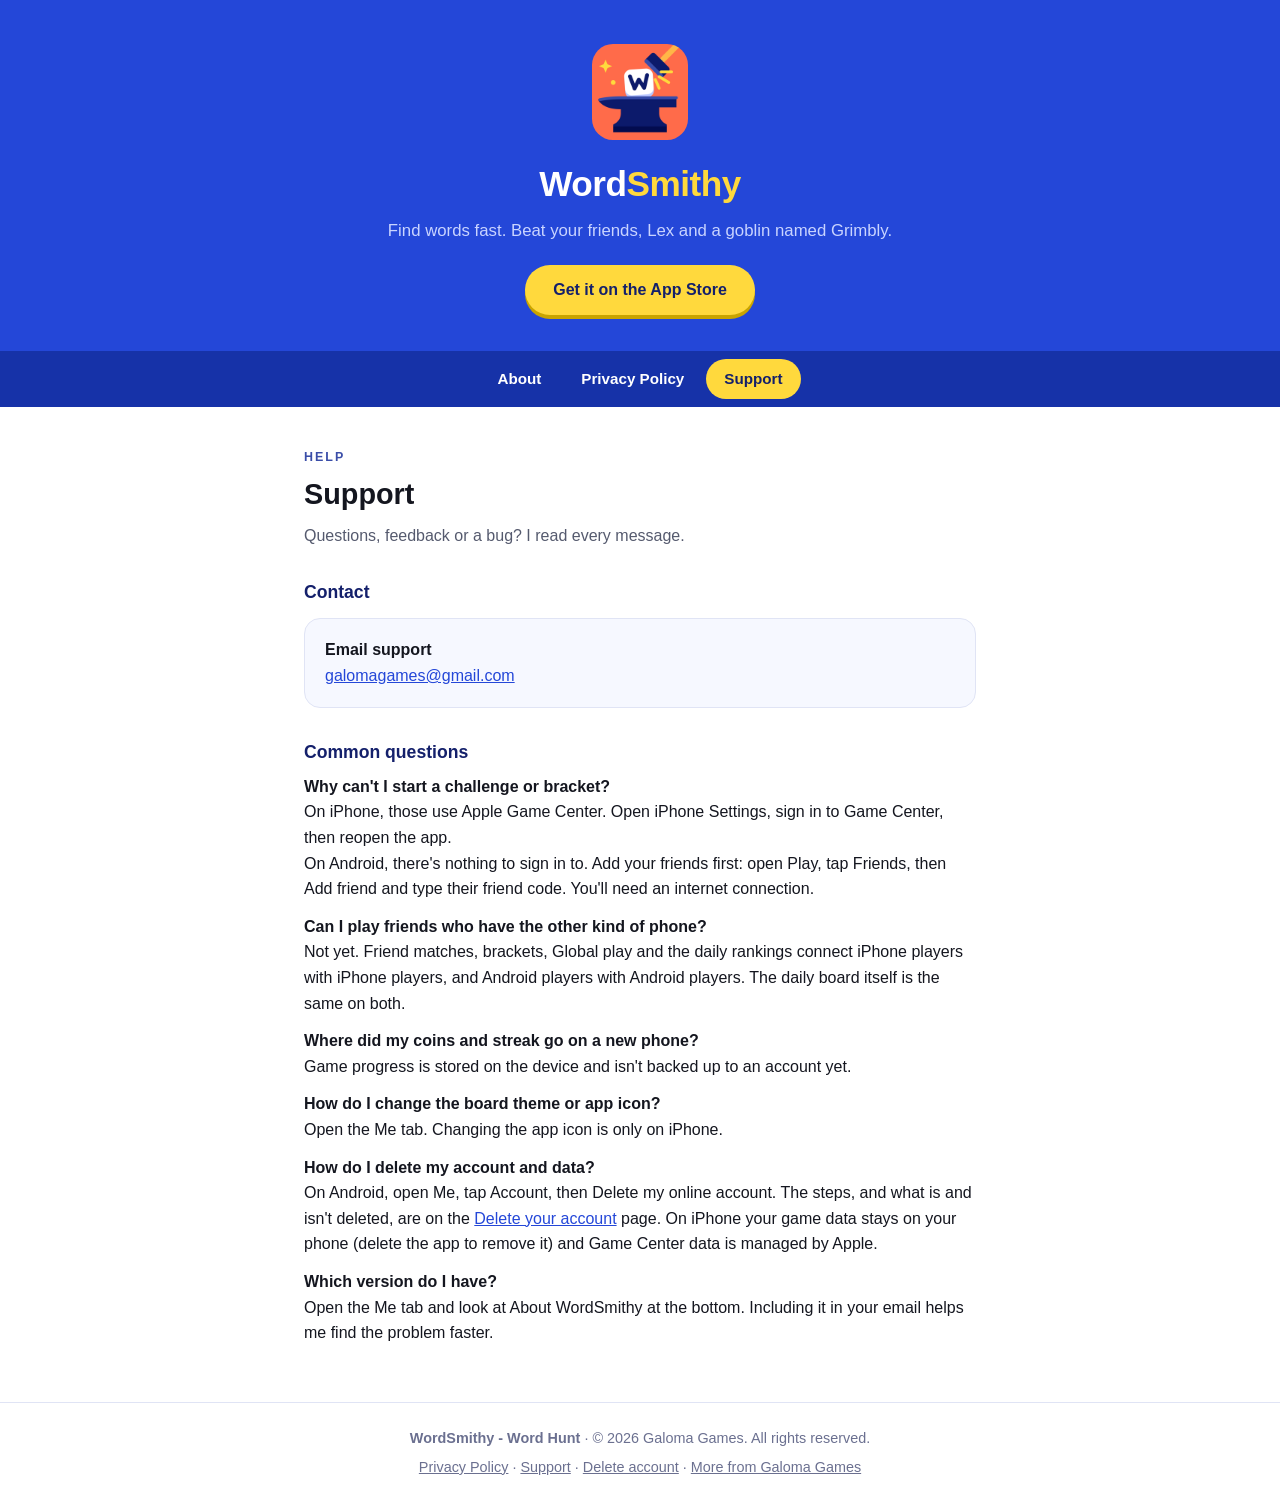
<file: wordsmithy/support.html>
<!DOCTYPE html>
<html lang="en">
<head>
<meta charset="UTF-8">
<meta name="viewport" content="width=device-width, initial-scale=1.0">
<title>Support | WordSmithy - Word Hunt</title>
<link rel="stylesheet" href="style.css">
</head>
<body>
<header>
<img src="icon.png" alt="WordSmithy - Word Hunt app icon" class="app-icon">
<h1>Word<span>Smithy</span></h1>
<p class="tagline">Find words fast. Beat your friends, Lex and a goblin named Grimbly.</p>
<a href="https://apps.apple.com/app/id6825629179" class="btn">Get it on the App Store</a>
</header>
<nav><a href="./">About</a><a href="privacy.html">Privacy Policy</a><a href="support.html" class="active">Support</a></nav>
<main>
<div><span class="eyebrow">Help</span><h2>Support</h2>
<p class="lead">Questions, feedback or a bug? I read every message.</p></div>
<section><h3>Contact</h3>
<div class="card"><strong>Email support</strong><br><a href="mailto:galomagames@gmail.com">galomagames@gmail.com</a></div></section>
<section><h3>Common questions</h3>
<p><strong>Why can't I start a challenge or bracket?</strong><br>On iPhone, those use Apple Game Center. Open iPhone Settings, sign in to Game Center, then reopen the app.<br>On Android, there's nothing to sign in to. Add your friends first: open Play, tap Friends, then Add friend and type their friend code. You'll need an internet connection.</p>
<p style="margin-top:12px"><strong>Can I play friends who have the other kind of phone?</strong><br>Not yet. Friend matches, brackets, Global play and the daily rankings connect iPhone players with iPhone players, and Android players with Android players. The daily board itself is the same on both.</p>
<p style="margin-top:12px"><strong>Where did my coins and streak go on a new phone?</strong><br>Game progress is stored on the device and isn't backed up to an account yet.</p>
<p style="margin-top:12px"><strong>How do I change the board theme or app icon?</strong><br>Open the Me tab. Changing the app icon is only on iPhone.</p>
<p style="margin-top:12px"><strong>How do I delete my account and data?</strong><br>On Android, open Me, tap Account, then Delete my online account. The steps, and what is and isn't deleted, are on the <a href="delete-account.html">Delete your account</a> page. On iPhone your game data stays on your phone (delete the app to remove it) and Game Center data is managed by Apple.</p>
<p style="margin-top:12px"><strong>Which version do I have?</strong><br>Open the Me tab and look at About WordSmithy at the bottom. Including it in your email helps me find the problem faster.</p></section>
</main>
<footer>
<p><strong>WordSmithy - Word Hunt</strong> &middot; &copy; 2026 Galoma Games. All rights reserved.</p>
<p style="margin-top:6px"><a href="privacy.html">Privacy Policy</a> &middot; <a href="support.html">Support</a> &middot; <a href="delete-account.html">Delete account</a> &middot; <a href="https://galomagames-ux.github.io/">More from Galoma Games</a></p>
</footer>
</body>
</html>
</file>
<file: wordsmithy/style.css>
*,*::before,*::after{box-sizing:border-box;margin:0;padding:0}
:root{--blue:#2447D8;--panel:#1632A8;--yellow:#FFD93D;--ink:#14206B;--muted:#C9D4FF;--border:#E0E4F5}
body{font-family:-apple-system,BlinkMacSystemFont,'Segoe UI',Roboto,Helvetica,Arial,sans-serif;background:#fff;color:#14161f;font-size:16px;line-height:1.6}
header{background:var(--blue);padding:44px 24px 36px;text-align:center}
.app-icon{width:96px;height:96px;border-radius:21px;margin:0 auto 16px;display:block}
header h1{font-size:2.2rem;font-weight:800;color:#fff;letter-spacing:-.5px}
header h1 span{color:var(--yellow)}
.tagline{color:var(--muted);margin-top:6px;font-size:1.05rem}
.btn{display:inline-block;margin-top:20px;background:var(--yellow);color:var(--ink);font-weight:800;text-decoration:none;padding:12px 28px;border-radius:999px;box-shadow:0 4px 0 #C9A400}
nav{background:var(--panel);display:flex;justify-content:center;gap:4px;padding:8px}
nav a{color:#fff;text-decoration:none;padding:8px 18px;border-radius:999px;font-weight:600;font-size:.95rem}
nav a.active{background:var(--yellow);color:var(--ink)}
main{max-width:720px;margin:0 auto;padding:36px 24px 56px}
.eyebrow{font-size:.78rem;font-weight:800;letter-spacing:2px;text-transform:uppercase;color:#3A4DA8}
h2{font-size:1.8rem;margin:2px 0 6px}
.lead{color:#555a6e;margin-bottom:8px}
section{margin-top:30px}
h3{font-size:1.1rem;margin-bottom:8px;color:var(--ink)}
ul,ol{padding-left:22px;margin-top:8px}li{margin-top:4px}
a{color:#2447D8}
.card{border:1px solid var(--border);border-radius:16px;padding:18px 20px;margin-top:12px;background:#F6F8FF}
footer{border-top:1px solid var(--border);text-align:center;padding:24px;color:#6b7090;font-size:.9rem}
footer a{color:#6b7090}
</file>
